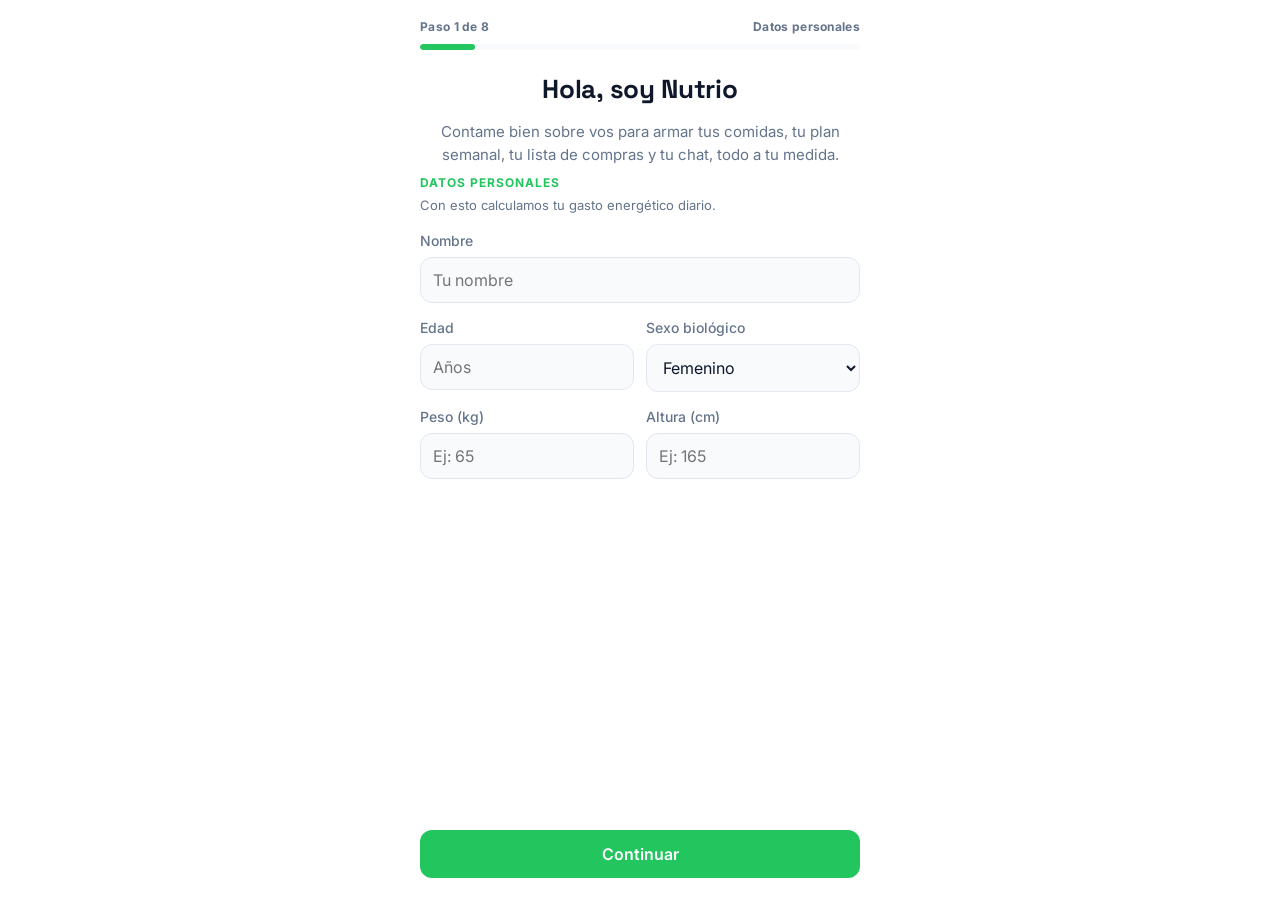
<file: index.html>
<!DOCTYPE html>
<html lang="es">
<head>
<meta charset="UTF-8">
<meta name="viewport" content="width=device-width, initial-scale=1, viewport-fit=cover, maximum-scale=1, interactive-widget=resizes-content">
<title>Nutrio — Tu nutricionista personal</title>
<meta name="description" content="Tu nutricionista personal: recetas, chat con IA y carrito de compras.">

<!-- Open Graph (WhatsApp, Facebook, LinkedIn, Telegram, iMessage, etc.) -->
<meta property="og:type" content="website">
<meta property="og:url" content="https://alkaranta-ai.github.io/Nutrio/">
<meta property="og:title" content="Nutrio — Tu nutricionista personal">
<meta property="og:description" content="Comidas a tu medida, chat con IA y tu lista de compras, todo en un lugar. Descargá la app.">
<meta property="og:image" content="https://alkaranta-ai.github.io/Nutrio/og-image.png">
<meta property="og:image:width" content="1200">
<meta property="og:image:height" content="630">
<meta property="og:locale" content="es_AR">
<meta property="og:site_name" content="Nutrio">

<!-- Twitter / X -->
<meta name="twitter:card" content="summary_large_image">
<meta name="twitter:title" content="Nutrio — Tu nutricionista personal">
<meta name="twitter:description" content="Comidas a tu medida, chat con IA y tu lista de compras, todo en un lugar.">
<meta name="twitter:image" content="https://alkaranta-ai.github.io/Nutrio/og-image.png">

<meta name="theme-color" content="#f8fafc">
<meta name="mobile-web-app-capable" content="yes">
<meta name="apple-mobile-web-app-capable" content="yes">
<meta name="apple-mobile-web-app-status-bar-style" content="default">
<link rel="manifest" href="manifest.json">

<link rel="preconnect" href="https://fonts.googleapis.com">
<link rel="preconnect" href="https://fonts.gstatic.com" crossorigin>
<link href="https://fonts.googleapis.com/css2?family=Inter:wght@400;500;600;700;800&family=Space+Grotesk:wght@500;600;700&display=swap" rel="stylesheet">

<style>
  :root {
    --bg: #f8fafc;
    --surface: #ffffff;
    --border: #e2e8f0;
    --text: #0f172a;
    --text-muted: #64748b;
    --primary: #22c55e;
    --primary-dim: #f0fdf4;
    --primary-ink: #14532d;
    --font-sans: 'Inter', sans-serif;
    --font-display: 'Space Grotesk', sans-serif;

    --accent-desayuno: #f59e0b;
    --accent-desayuno-dim: #fffbeb;
    --accent-almuerzo: #22c55e;
    --accent-almuerzo-dim: #f0fdf4;
    --accent-merienda: #ec4899;
    --accent-merienda-dim: #fdf2f8;
    --accent-cena: #6366f1;
    --accent-cena-dim: #eef2ff;
    --accent-antojo: #f97316;
    --accent-antojo-dim: #fff7ed;
  }

  * { box-sizing: border-box; margin: 0; padding: 0; }

  body {
    background-color: var(--bg);
    color: var(--text);
    font-family: var(--font-sans);
    font-size: 16px;
    line-height: 1.5;
    overflow-x: hidden;
    -webkit-tap-highlight-color: transparent;
  }

  h1, h2, .display-num { font-family: var(--font-display); }

  /* Onboarding */
  #onboarding {
    position: fixed; top: 0; left: 0; width: 100%; height: 100%;
    background: var(--surface); z-index: 2000;
    display: flex; flex-direction: column;
  }
  .onb-progress-wrap { padding: 18px 24px 0; flex-shrink: 0; }
  .onb-progress-top { display: flex; justify-content: space-between; align-items: center; margin-bottom: 8px; max-width: 440px; margin-left: auto; margin-right: auto; }
  .onb-progress-label { font-size: 12px; font-weight: 700; color: var(--text-muted); letter-spacing: 0.3px; }
  .onb-progress-track { height: 6px; background: var(--bg); border-radius: 20px; overflow: hidden; max-width: 440px; margin: 0 auto; }
  .onb-progress-fill { height: 100%; background: var(--primary); border-radius: 20px; transition: width 0.3s ease; width: 12.5%; }

  .onb-scroll { flex: 1; overflow-y: auto; padding: 20px 24px 130px; }
  .onb-content { max-width: 440px; margin: 0 auto; }
  .onb-hero { text-align: center; margin-bottom: 8px; }

  .onb-step { display: none; }
  .onb-step.active { display: block; animation: onbStepIn 0.22s ease; }
  @keyframes onbStepIn { from { opacity: 0; transform: translateY(6px); } to { opacity: 1; transform: translateY(0); } }

  .onb-section { margin-top: 0; padding-top: 0; border-top: none; }
  .onb-section-title { font-size: 12px; font-weight: 700; text-transform: uppercase; letter-spacing: 1px; color: var(--primary); margin-bottom: 4px; }
  .onb-section-desc { font-size: 13px; color: var(--text-muted); margin-bottom: 4px; }

  .onb-nav-wrap {
    position: fixed; bottom: 0; left: 0; width: 100%;
    background: linear-gradient(to top, var(--surface) 65%, rgba(255,255,255,0));
    padding: 24px 24px 22px; z-index: 2001;
  }
  .onb-nav { max-width: 440px; margin: 0 auto; display: flex; gap: 10px; }
  .onb-nav .btn { width: auto; flex: 1; }
  .onb-back-btn { flex: 0 0 84px !important; }

  .card {
    background: var(--surface);
    border: 1px solid var(--border);
    border-radius: 20px;
    padding: 20px;
    margin-top: 16px;
    box-shadow: 0 1px 3px rgba(0,0,0,0.05);
  }

  .meal-title {
    font-size: 14px;
    font-weight: 700;
    text-transform: uppercase;
    color: var(--text-muted);
    letter-spacing: 0.5px;
  }

  h1 { font-size: 26px; font-weight: 700; letter-spacing: -0.3px; margin-bottom: 12px; }
  h2 { font-size: 20px; font-weight: 700; margin-bottom: 4px; }
  h3 { font-size: 18px; font-weight: 600; }
  p { color: var(--text-muted); font-size: 15px; }

  label { display: block; font-size: 14px; font-weight: 500; color: var(--text-muted); margin-bottom: 6px; margin-top: 14px; }
  input[type="text"], input[type="number"], select {
    width: 100%; padding: 12px; background: var(--bg); border: 1px solid var(--border);
    border-radius: 12px; color: var(--text); font-family: var(--font-sans); font-size: 16px;
  }
  input:focus, select:focus { outline: none; border-color: var(--primary); }
  .row { display: flex; gap: 12px; }
  .row > div { flex: 1; }
  .hint-text { font-size: 13px; color: var(--text-muted); margin-top: 4px; }

  .chip-group { display: flex; flex-wrap: wrap; gap: 10px; margin-top: 14px; }
  .chip {
    padding: 10px 16px; background: var(--bg); border: 1px solid var(--border);
    border-radius: 20px; font-size: 14px; cursor: pointer; color: var(--text);
    transition: transform 0.1s ease;
  }
  .chip.active { background: var(--primary-dim); border-color: var(--primary); color: var(--primary); font-weight: 600; }

  .eyebrow { font-size: 12px; font-weight: 600; text-transform: uppercase; letter-spacing: 1px; color: var(--primary); margin-bottom: 6px; }
  .field-error { display: none; color: #ef4444; font-size: 13px; font-weight: 500; margin-top: 16px; text-align: center; }
  .field-error.show { display: block; }

  .btn {
    font-family: var(--font-sans); font-weight: 600; font-size: 16px; padding: 14px 24px;
    border-radius: 12px; border: none; cursor: pointer; text-align: center; width: 100%;
  }
  .btn-primary { background: var(--primary); color: #ffffff; }
  .btn-glass { background: var(--bg); border: 1px solid var(--border); color: var(--text); }

  .tap-feedback { transition: transform 0.12s ease, box-shadow 0.12s ease, filter 0.12s ease; will-change: transform; }
  .tap-feedback.pressed { transform: scale(0.965); filter: brightness(0.97); box-shadow: 0 1px 2px rgba(0,0,0,0.04) !important; }

  /* App Principal */
  #app { display: none; padding: 24px 24px 140px; max-width: 500px; margin: 0 auto; }
  .view { display: none; }
  .view.active { display: block; }

  /*
   * CHAT HEADER: position:fixed. En Android esto alcanza para que quede
   * anclado al abrir el teclado. En iOS Safari, position:fixed NO es
   * suficiente: al enfocar el input, la página suele hacer scroll para
   * acercarlo al teclado, y ese scroll arrastra visualmente al header
   * (bug conocido de WebKit). La compensación real ocurre en el script
   * final del archivo, vía visualViewport + reset de scroll.
   * NutrioAvatar lo inserta dinámicamente como primer hijo, así que
   * el header queda: [avatar SVG] [nombre + estado] [controles]
   */
  .chat-header {
    position: fixed;
    top: 0; left: 0; right: 0;
    z-index: 200;
    display: flex; align-items: center; gap: 12px;
    padding: 10px 16px;
    padding-top: max(10px, env(safe-area-inset-top));
    border-bottom: 1px solid var(--border);
    background: var(--surface);
    max-width: 500px;
    margin: 0 auto;
    box-shadow: 0 1px 6px rgba(0,0,0,0.06);
  }

  /* Compensa la altura del header fijo (aprox 60px + safe-area) */
  #view-chat { padding-top: 68px; }

  /* chat-input-bar: también fixed, encima del dock.
     goto() en app.js pone display:block cuando estamos en el chat.
     Usamos display:flex para que el inner quede bien alineado — pero
     app.js setea 'block', así que forzamos flex via CSS con !important
     solo cuando está visible, usando el atributo style inline que pone
     goto(). En la práctica, display:block en un flex container hace que
     los hijos queden en columna, lo cual es lo que queremos acá. */
  .chat-input-bar {
    position: fixed;
    left: 0; right: 0;
    bottom: calc(80px + env(safe-area-inset-bottom, 0px));
    max-width: 460px;
    margin: 0 auto;
    padding: 0 16px 8px;
    z-index: 1001;
    /* Sin transition de bottom: en iOS causa un lag visual al abrir el teclado */
  }

  .chat-header-name { font-size: 16px; font-weight: 700; color: var(--text); font-family: var(--font-display); }
  .chat-header-status { font-size: 12px; color: var(--primary); font-weight: 500; display: flex; align-items: center; gap: 5px; }
  .chat-header-status .dot { width: 7px; height: 7px; border-radius: 50%; background: var(--primary); display: inline-block; }

  /* ---- Inicio ---- */
  .home-header { display: flex; align-items: center; justify-content: space-between; margin-bottom: 4px; }
  .home-header .eyebrow { margin-bottom: 2px; }
  .kcal-pill-row { display: flex; align-items: center; gap: 10px; margin-top: 14px; }
  .kcal-badge {
    display: flex; flex-direction: column; align-items: center; justify-content: center;
    background: linear-gradient(135deg, var(--primary) 0%, #16a34a 100%);
    color: #fff; border-radius: 18px; padding: 14px 20px; min-width: 96px;
    box-shadow: 0 6px 16px rgba(34,197,94,0.25);
  }
  .kcal-badge .num { font-family: var(--font-display); font-size: 22px; font-weight: 700; line-height: 1; }
  .kcal-badge .unit { font-size: 10px; text-transform: uppercase; letter-spacing: 0.5px; opacity: 0.85; margin-top: 3px; }
  .kcal-caption { font-size: 13px; color: var(--text-muted); flex: 1; }

  /* ---- Semana ---- */
  .day-tabs {
    display: flex; gap: 8px; overflow-x: auto; padding: 4px 2px 12px;
    scrollbar-width: none;
  }
  .day-tabs::-webkit-scrollbar { display: none; }
  .day-tab {
    flex-shrink: 0; padding: 10px 4px; width: 52px; border-radius: 16px;
    background: var(--surface); border: 1px solid var(--border); text-align: center;
    cursor: pointer; display: flex; flex-direction: column; align-items: center; gap: 2px;
  }
  .day-tab .d-label { font-size: 10.5px; font-weight: 700; text-transform: uppercase; color: var(--text-muted); letter-spacing: 0.3px; }
  .day-tab .d-dot { width: 6px; height: 6px; border-radius: 50%; background: transparent; margin-top: 2px; }
  .day-tab.active { background: var(--text); border-color: var(--text); }
  .day-tab.active .d-label { color: #fff; }
  .day-tab.active .d-dot { background: var(--primary); }
  .day-tab.is-today:not(.active) { border-color: var(--primary); }
  .day-tab.is-today:not(.active) .d-label { color: var(--primary); }

  .week-day-heading { font-size: 13px; color: var(--text-muted); margin: 4px 0 2px; }
  .week-day-heading b { color: var(--text); font-family: var(--font-display); font-size: 17px; }

  /* ---- Chat mensajes ---- */
  .chat-scroll {
    /* Altura = pantalla - header fijo (68px) - dock (80px) - barra input (70px) aprox */
    height: calc(100dvh - 68px - 80px - 70px);
    min-height: 300px;
    overflow-y: auto;
    -webkit-overflow-scrolling: touch;
    padding: 14px 10px; border-radius: 18px;
    background-color: #eef2e9;
    background-image:
      radial-gradient(rgba(34,197,94,0.07) 1.4px, transparent 1.4px),
      radial-gradient(rgba(34,197,94,0.05) 1.4px, transparent 1.4px);
    background-size: 26px 26px;
    background-position: 0 0, 13px 13px;
    margin-bottom: 12px;
    display: flex; flex-direction: column; gap: 3px;
    border: 1px solid var(--border);
  }
  @keyframes msgIn { from { opacity: 0; transform: translateY(10px) scale(0.98); } to { opacity: 1; transform: translateY(0) scale(1); } }
  .msg-row { display: flex; animation: msgIn 0.28s cubic-bezier(.34,1.3,.4,1); }
  .msg-row.bot { justify-content: flex-start; }
  .msg-row.user { justify-content: flex-end; }
  .msg-wrap { max-width: 80%; display: flex; flex-direction: column; margin: 5px 0; }
  .msg-row.user .msg-wrap { align-items: flex-end; }
  .msg-bubble {
    padding: 9px 13px 8px; border-radius: 16px; font-size: 14.5px; line-height: 1.42;
    box-shadow: 0 1px 1px rgba(0,0,0,0.06); word-break: break-word;
  }
  .msg-bubble.bot { background: var(--surface); color: var(--text); border-bottom-left-radius: 4px; }
  .msg-bubble.user { background: var(--primary-dim); color: var(--primary-ink); border-bottom-right-radius: 4px; }
  .msg-bubble.msg-bubble-photo { padding: 6px; background: var(--surface); }
  .msg-time { font-size: 10.5px; color: var(--text-muted); margin-top: 3px; padding: 0 4px; opacity: 0.8; }
  .chat-feedback { margin-top: 3px; padding-left: 4px; }
  .chat-feedback button {
    background: none; border: none; cursor: pointer; font-size: 15px;
    padding: 2px 4px; opacity: 0.45; transition: opacity 0.15s ease, transform 0.15s ease;
  }
  .chat-feedback button:hover { transform: scale(1.15); }
  .chat-feedback button.active { opacity: 1; }

  .chat-photo { display: block; max-width: 220px; max-height: 220px; width: 100%; height: auto; border-radius: 12px; object-fit: cover; }

  .ingredient-picker-chips {
    display: flex; flex-wrap: wrap; gap: 6px; margin-top: 10px;
    max-height: 170px; overflow-y: auto; padding: 2px;
  }
  .chip-sm {
    padding: 6px 12px; background: var(--bg); border: 1px solid var(--border);
    border-radius: 16px; font-size: 12.5px; cursor: pointer; color: var(--text);
    white-space: nowrap;
  }
  .chip-sm.active { background: var(--primary-dim); border-color: var(--primary); color: var(--primary-ink); font-weight: 600; }
  #extraIngredientsInput {
    width: 100%; margin-top: 8px; padding: 9px 11px; border-radius: 10px;
    border: 1px solid var(--border); font-size: 13px; font-family: var(--font-sans);
    background: var(--bg); color: var(--text);
  }
  .ingredient-search-btn { margin-top: 10px; padding: 10px; font-size: 13.5px; }

  .chat-recipe-results { display: flex; flex-direction: column; gap: 8px; margin-top: 10px; }
  .chat-recipe-mini {
    background: var(--bg); border: 1px solid var(--border); border-radius: 12px;
    padding: 10px 12px; cursor: pointer;
  }
  .mini-top { display: flex; justify-content: space-between; align-items: center; gap: 8px; }
  .mini-name { font-weight: 700; font-size: 13.5px; color: var(--text); }
  .mini-kcal { font-size: 11px; color: var(--text-muted); font-weight: 700; white-space: nowrap; }
  .mini-ing { font-size: 12px; color: var(--text-muted); margin-top: 3px; }

  /* ---- Barra de input del chat ---- */

  .chat-input-inner { display: flex; align-items: center; gap: 8px; background: var(--surface); border: 1px solid var(--border); padding: 6px; border-radius: 20px; box-shadow: 0 4px 14px rgba(0,0,0,0.08); }
  .chat-input-inner textarea, .chat-input-inner input {
    flex: 1; border: none; padding: 12px 14px; font-size: 16px; outline: none;
    background: transparent; font-family: var(--font-sans); resize: none;
    min-height: 44px; max-height: 120px; line-height: 1.4;
  }
  .attach-btn {
    background: var(--bg); border: 1px solid var(--border); color: var(--text-muted);
    width: 44px; height: 44px; border-radius: 16px; cursor: pointer;
    display: flex; align-items: center; justify-content: center; flex-shrink: 0; font-size: 18px;
    align-self: center; line-height: 1; padding: 0;
  }
  .send-btn {
    background: var(--primary); border: none; color: white; width: 44px; height: 44px;
    border-radius: 16px; cursor: pointer; display: flex; align-items: center; justify-content: center;
    flex-shrink: 0; font-size: 17px;
    align-self: center;
    transition: transform 0.15s cubic-bezier(.34,1.5,.4,1), filter 0.15s ease;
  }
  .send-btn:active { transform: scale(0.85) rotate(-8deg); filter: brightness(0.92); }

  /* ---- Meal cards ---- */
  .day-timeline { position: relative; margin-top: 22px; padding-left: 6px; }
  .meal-card-grid { display: flex; flex-direction: column; gap: 14px; position: relative; }
  .meal-card {
    background: var(--surface); border: 1px solid var(--border); border-radius: 18px;
    padding: 14px 16px; display: flex; gap: 13px; align-items: flex-start; cursor: pointer;
    border-left: 4px solid var(--accent, var(--primary));
    box-shadow: 0 1px 3px rgba(0,0,0,0.04);
    position: relative;
  }
  .meal-icon {
    width: 42px; height: 42px; border-radius: 13px; flex-shrink: 0;
    background: var(--accent-dim, var(--primary-dim)); color: var(--accent, var(--primary));
    display: flex; align-items: center; justify-content: center; font-size: 20px;
  }
  .meal-card-body { flex: 1; min-width: 0; }
  .meal-card-top { display: flex; justify-content: space-between; align-items: center; gap: 8px; }
  .meal-card-label { font-size: 11px; font-weight: 700; text-transform: uppercase; letter-spacing: 0.5px; color: var(--accent, var(--primary)); }
  .meal-card-kcal {
    font-size: 12px; font-weight: 700; color: var(--text-muted); background: var(--bg);
    padding: 3px 10px; border-radius: 20px; white-space: nowrap; flex-shrink: 0;
  }
  .meal-card-name { font-size: 15.5px; font-weight: 700; color: var(--text); margin-top: 3px; }
  .meal-card-ingredients {
    font-size: 12.5px; color: var(--text-muted); margin-top: 3px;
    overflow: hidden; text-overflow: ellipsis; white-space: nowrap;
  }
  .meal-card-hint { font-size: 11.5px; color: var(--accent, var(--primary)); font-weight: 600; margin-top: 6px; display: flex; align-items: center; gap: 4px; }
  .meal-card-chevron { font-size: 18px; color: var(--border); flex-shrink: 0; align-self: center; }

  /* ---- Lista compras ---- */
  .cart-item { display: flex; align-items: center; gap: 10px; margin-bottom: 10px; font-size: 15px; border-bottom: 1px solid #f1f5f9; padding-bottom: 8px; }

  /* ---- Dock inferior ---- */
  .dock-wrap { position: fixed; bottom: 0; left: 0; width: 100%; padding: 0 16px 16px; z-index: 1000; pointer-events: none; }
  .dock {
    display: flex; background: rgba(255, 255, 255, 0.9); backdrop-filter: blur(20px); -webkit-backdrop-filter: blur(20px);
    border: 1px solid var(--border); border-radius: 24px; padding: 6px; max-width: 460px; margin: 0 auto;
    width: 100%; justify-content: space-around; pointer-events: auto; box-shadow: 0 4px 20px rgba(0,0,0,0.05);
  }
  .dock-item {
    background: none; border: none; color: var(--text-muted); display: flex; flex-direction: column;
    align-items: center; justify-content: center; padding: 8px; cursor: pointer; flex: 1; font-size: 11px; font-weight: 500;
  }
  .dock-item.active { color: var(--primary); }
  .dock-item svg { width: 22px; height: 22px; margin-bottom: 2px; fill: none; stroke: currentColor; stroke-width: 2; stroke-linecap: round; stroke-linejoin: round; }

  /* ---- Modal receta ---- */
  .modal-overlay {
    position: fixed; inset: 0; background: rgba(15,23,42,0.5); z-index: 3000;
    display: flex; align-items: flex-end; justify-content: center;
    opacity: 0; pointer-events: none; transition: opacity 0.2s ease;
  }
  .modal-overlay.active { opacity: 1; pointer-events: auto; }
  .modal-sheet {
    background: var(--surface); width: 100%; max-width: 500px; border-radius: 22px 22px 0 0;
    padding: 22px 22px 28px; max-height: 85vh; overflow-y: auto;
    transform: translateY(24px); transition: transform 0.2s ease;
  }
  .modal-overlay.active .modal-sheet { transform: translateY(0); }
  .modal-sheet-handle { width: 40px; height: 4px; border-radius: 2px; background: var(--border); margin: 0 auto 14px; }
  .recipe-modal-header { display: flex; justify-content: space-between; align-items: flex-start; margin-bottom: 4px; gap: 10px; }
  .recipe-badge { font-size: 12px; font-weight: 700; padding: 6px 10px; border-radius: 20px; display: inline-flex; align-items: center; gap: 5px; }
  .modal-close {
    background: var(--bg); border: none; font-size: 16px; line-height: 1; cursor: pointer;
    color: var(--text-muted); width: 34px; height: 34px; border-radius: 50%;
    display: flex; align-items: center; justify-content: center; flex-shrink: 0;
  }
  .modal-recipe-name { font-family: var(--font-display); font-size: 21px; font-weight: 700; margin-top: 10px; color: var(--text); }
  .modal-kcal-pill {
    display: inline-block; background: var(--bg); color: var(--text);
    font-weight: 700; font-size: 13px; padding: 5px 12px; border-radius: 20px; margin-top: 8px;
  }
  .modal-section-title {
    font-size: 12px; font-weight: 700; text-transform: uppercase; letter-spacing: 0.5px;
    color: var(--text-muted); margin-top: 20px; margin-bottom: 8px;
  }
  .ingredient-chip-list { display: flex; flex-wrap: wrap; gap: 8px; }
  .ingredient-chip {
    background: var(--bg); border: 1px solid var(--border); border-radius: 12px;
    padding: 7px 12px; font-size: 13px; color: var(--text);
  }
  .instructions-list { padding-left: 20px; }
  .instructions-list li { margin-bottom: 12px; font-size: 14px; color: var(--text); line-height: 1.5; }
  .instructions-empty {
    font-size: 13.5px; color: var(--text-muted); background: var(--bg);
    border: 1px dashed var(--border); border-radius: 12px; padding: 12px 14px; line-height: 1.5;
  }

  /* ---- Gym Section ---- */
  .gym-tabs {
    display: flex; gap: 6px; margin-bottom: 16px; overflow-x: auto;
    scrollbar-width: none; -webkit-overflow-scrolling: touch;
  }
  .gym-tabs::-webkit-scrollbar { display: none; }
  .gym-tab {
    flex-shrink: 0; padding: 9px 16px; border-radius: 20px; border: 1px solid var(--border);
    background: var(--surface); color: var(--text-muted); font-size: 13px; font-weight: 600;
    cursor: pointer; transition: all .15s ease;
  }
  .gym-tab.active { background: var(--primary); color: #fff; border-color: var(--primary); }

  .gym-stats-row {
    display: grid; grid-template-columns: repeat(3, 1fr); gap: 10px; margin-bottom: 14px;
  }
  .gym-stat-card {
    text-align: center; background: var(--bg); border: 1px solid var(--border);
    border-radius: 16px; padding: 14px 8px;
  }
  .gym-stat-num { font-family: var(--font-display); font-size: 20px; font-weight: 700; color: var(--text); }
  .gym-stat-label { font-size: 11px; color: var(--text-muted); margin-top: 2px; }

  .gym-section-title {
    font-size: 12px; font-weight: 700; text-transform: uppercase; letter-spacing: 0.5px;
    color: var(--text-muted); margin-top: 18px; margin-bottom: 8px;
  }

  .gym-active-session {
    border-left: 4px solid var(--primary);
    position: relative;
  }
  .gym-live-dot {
    display: inline-block; width: 8px; height: 8px; border-radius: 50%;
    background: var(--primary); margin-right: 6px; vertical-align: middle;
    animation: gymPulse 1.5s infinite;
  }
  @keyframes gymPulse {
    0%, 100% { opacity: 1; transform: scale(1); }
    50% { opacity: 0.5; transform: scale(1.3); }
  }
  .gym-session-info {
    font-size: 13px; color: var(--text-muted); margin-top: 4px; margin-left: 14px;
  }
  .gym-finish-btn {
    border-radius: 14px !important; font-size: 13px !important;
  }

  .gym-workout-card { cursor: pointer; }
  .gym-workout-meta { font-size: 12.5px; color: var(--text-muted); margin-top: 4px; }

  .gym-routine-card { cursor: pointer; margin-top: 10px; }
  .gym-routine-meta { font-size: 12.5px; color: var(--text-muted); margin-top: 4px; }

  .gym-muscle-tabs {
    display: flex; gap: 6px; overflow-x: auto; padding-bottom: 8px; margin-bottom: 8px;
    scrollbar-width: none;
  }
  .gym-muscle-tabs::-webkit-scrollbar { display: none; }
  .gym-muscle-tab {
    flex-shrink: 0; padding: 8px 14px; border-radius: 14px; border: 1px solid var(--border);
    background: var(--surface); color: var(--text-muted); font-size: 12.5px; font-weight: 600;
    cursor: pointer; transition: all .15s ease;
  }
  .gym-muscle-tab.active { background: var(--primary-dim); border-color: var(--primary); color: var(--primary-ink); font-weight: 600; }

  .gym-exercise-list { display: flex; flex-direction: column; gap: 8px; }
  .gym-exercise-item { cursor: pointer; padding: 14px 16px !important; }
  .gym-exercise-icon {
    width: 40px; height: 40px; border-radius: 12px; background: var(--primary-dim);
    display: flex; align-items: center; justify-content: center; font-size: 20px; flex-shrink: 0;
  }
  .gym-exercise-meta { font-size: 12px; color: var(--text-muted); margin-top: 2px; }

  .gym-finish-exercise {
    display: flex; align-items: center; justify-content: space-between;
    padding: 10px 0; border-bottom: 1px solid var(--border); font-size: 14px;
  }
  .gym-finish-exercise:last-child { border-bottom: none; }
  .gym-finish-sets { display: flex; gap: 6px; }
  .gym-set-badge {
    width: 30px; height: 30px; border-radius: 8px; border: 1px solid var(--border);
    background: var(--bg); display: flex; align-items: center; justify-content: center;
    font-size: 12px; font-weight: 700; color: var(--text-muted); cursor: pointer;
    transition: all .15s ease;
  }
  .gym-set-badge.done { background: var(--primary); color: #fff; border-color: var(--primary); }

  .gym-finish-stats {
    display: grid; grid-template-columns: repeat(2, 1fr); gap: 10px;
  }

  /* ---- Menú de 3 puntitos ---- */
  .more-menu-wrap {
    position: fixed; top: calc(16px + var(--safe-top, 0px)); right: 16px;
    z-index: 300; display: flex; flex-direction: column; align-items: flex-end;
  }
  .more-menu-btn {
    width: 40px; height: 40px; border-radius: 50%; border: none;
    background: var(--surface); color: var(--text-muted);
    box-shadow: 0 2px 10px rgba(0,0,0,0.10), 0 1px 3px rgba(0,0,0,0.06);
    display: flex; align-items: center; justify-content: center; cursor: pointer;
    transition: background .15s, transform .15s;
  }
  .more-menu-btn svg { width: 20px; height: 20px; }
  .more-menu-btn:active { transform: scale(0.92); }
  .more-menu-dropdown {
    display: none; flex-direction: column; gap: 4px;
    background: var(--surface); border: 1px solid var(--border);
    border-radius: 16px; box-shadow: 0 8px 30px rgba(0,0,0,0.14);
    padding: 6px; margin-top: 8px; min-width: 170px;
    animation: moreMenuIn 0.18s ease;
  }
  .more-menu-dropdown.active { display: flex; }
  @keyframes moreMenuIn { from { opacity:0; transform: translateY(-6px); } to { opacity:1; transform: translateY(0); } }
  .more-menu-dropdown button {
    display: flex; align-items: center; gap: 10px;
    padding: 11px 14px; border: none; background: none; border-radius: 12px;
    font-size: 14px; font-weight: 600; color: var(--text); cursor: pointer;
    transition: background .12s; width: 100%; text-align: left;
    font-family: var(--font-sans, 'Inter', sans-serif);
  }
  .more-menu-dropdown button svg { width: 18px; height: 18px; color: var(--text-muted); flex-shrink:0; }
  .more-menu-dropdown button:active { background: var(--bg); }

  .gym-instructions-toggle {
    background: var(--primary-dim); border: 1px solid var(--border); border-radius: 10px;
    padding: 6px 12px; font-size: 12px; font-weight: 600; color: var(--primary-ink);
    cursor: pointer; margin-top: 6px; display: inline-block;
  }
  .gym-instructions-box {
    background: var(--bg); border: 1px solid var(--border); border-radius: 12px;
    padding: 12px 14px; margin-top: 8px; font-size: 13px; line-height: 1.55;
    color: var(--text-muted);
  }
  .gym-instructions-box b { color: var(--text); }
  .gym-exercise-item { cursor: default; }
  .gym-exercise-actions { display: flex; align-items: center; gap: 8px; margin-top: 8px; }

  /* ---- Loop de fotos del ejercicio (reemplaza al muñequito animado) ----
     Dos fotos (posición inicial / posición final) que se van cruzando en
     loop con CSS puro (crossfade), sin dependencias externas.
     Si una foto no carga (404, sin conexión, etc.) el <img> se oculta
     solo (onerror inline) y queda visible el ícono grande de fondo,
     así nunca se ve un "ícono roto". */
  .gym-photo-loop {
    position: relative;
    width: 100%;
    max-width: 260px;
    aspect-ratio: 4 / 3;
    margin: 10px auto 0;
    border-radius: 14px;
    overflow: hidden;
    background: var(--bg);
    border: 1px solid var(--border);
    display: flex; align-items: center; justify-content: center;
  }
  .gym-photo-fallback-icon {
    position: absolute; inset: 0;
    display: flex; align-items: center; justify-content: center;
    font-size: 54px;
  }
  .gym-photo-loop img {
    position: absolute; inset: 0;
    width: 100%; height: 100%;
    object-fit: cover;
    opacity: 0;
    animation: gymPhotoCrossfade 3.2s ease-in-out infinite;
  }
  .gym-photo-loop img:nth-of-type(1) { animation-delay: 0s; }
  .gym-photo-loop img:nth-of-type(2) { animation-delay: 1.6s; }
  @keyframes gymPhotoCrossfade {
    0%   { opacity: 0; }
    8%   { opacity: 1; }
    42%  { opacity: 1; }
    50%  { opacity: 0; }
    100% { opacity: 0; }
  }
  /* Ejercicio sin fotos cargadas todavía: solo el ícono, sin animar */
  .gym-photo-loop.gym-photo-fallback { aspect-ratio: auto; height: 90px; }
</style>
</head>
<body ontouchstart="">

<div id="onboarding">

  <div class="onb-progress-wrap">
    <div class="onb-progress-top">
      <span class="onb-progress-label" id="onbProgressLabel">Paso 1 de 8</span>
      <span class="onb-progress-label" id="onbProgressTitle">Datos personales</span>
    </div>
    <div class="onb-progress-track"><div class="onb-progress-fill" id="onbProgressFill"></div></div>
  </div>

  <div class="onb-scroll">
    <div class="onb-content">

      <!-- Paso 1: Datos personales -->
      <div class="onb-step active" data-step="1">
        <div class="onb-hero">
          <h1>Hola, soy Nutrio</h1>
          <p>Contame bien sobre vos para armar tus comidas, tu plan semanal, tu lista de compras y tu chat, todo a tu medida.</p>
        </div>
        <div class="onb-section">
          <div class="onb-section-title">Datos personales</div>
          <p class="onb-section-desc">Con esto calculamos tu gasto energético diario.</p>

          <label for="fName">Nombre</label>
          <input type="text" id="fName" placeholder="Tu nombre">

          <div class="row">
            <div>
              <label for="fAge">Edad</label>
              <input type="number" id="fAge" placeholder="Años">
            </div>
            <div>
              <label for="fSex">Sexo biológico</label>
              <select id="fSex">
                <option value="femenino">Femenino</option>
                <option value="masculino">Masculino</option>
              </select>
            </div>
          </div>
          <div class="row">
            <div>
              <label for="fWeight">Peso (kg)</label>
              <input type="number" id="fWeight" placeholder="Ej: 65">
            </div>
            <div>
              <label for="fHeight">Altura (cm)</label>
              <input type="number" id="fHeight" placeholder="Ej: 165">
            </div>
          </div>
        </div>
      </div>

      <!-- Paso 2: País y actividad -->
      <div class="onb-step" data-step="2">
        <div class="onb-section">
          <div class="onb-section-title">País y actividad</div>
          <p class="onb-section-desc">Así te sugerimos ingredientes y recetas de tu región.</p>

          <label for="fCountry">País</label>
          <select id="fCountry">
            <option value="mexico">México</option>
            <option value="guatemala">Guatemala</option>
            <option value="honduras">Honduras</option>
            <option value="el_salvador">El Salvador</option>
            <option value="nicaragua">Nicaragua</option>
            <option value="costa_rica">Costa Rica</option>
            <option value="panama">Panamá</option>
            <option value="colombia">Colombia</option>
            <option value="venezuela">Venezuela</option>
            <option value="ecuador">Ecuador</option>
            <option value="peru">Perú</option>
            <option value="bolivia">Bolivia</option>
            <option value="chile">Chile</option>
            <option value="argentina" selected>Argentina</option>
            <option value="uruguay">Uruguay</option>
            <option value="paraguay">Paraguay</option>
            <option value="republica_dominicana">República Dominicana</option>
            <option value="cuba">Cuba</option>
            <option value="otro">Otro</option>
          </select>

          <label>Nivel de actividad física</label>
          <div class="chip-group" id="activityChips">
            <div class="chip" data-val="sedentario">Sedentario (poco o nada de ejercicio)</div>
            <div class="chip" data-val="ligero">Ligero (1-3 días/semana)</div>
            <div class="chip" data-val="moderado">Moderado (3-5 días/semana)</div>
            <div class="chip" data-val="activo">Activo (6-7 días/semana)</div>
            <div class="chip" data-val="muy_activo">Muy activo (trabajo físico o 2x/día)</div>
          </div>
        </div>
      </div>

      <!-- Paso 3: Objetivo -->
      <div class="onb-step" data-step="3">
        <div class="onb-section">
          <div class="onb-section-title">Tu objetivo</div>
          <p class="onb-section-desc">¿Qué es lo que más te importa lograr ahora?</p>
          <div class="chip-group" id="goalChips">
            <div class="chip" data-val="bajar_peso">Bajar de peso</div>
            <div class="chip" data-val="mantener">Mantener mi peso</div>
            <div class="chip" data-val="subir_peso">Subir de peso</div>
            <div class="chip" data-val="ganar_musculo">Ganar músculo</div>
            <div class="chip" data-val="comer_saludable">Comer más saludable</div>
          </div>
        </div>
      </div>

      <!-- Paso 4: Salud -->
      <div class="onb-step" data-step="4">
        <div class="onb-section">
          <div class="onb-section-title">Salud</div>
          <p class="onb-section-desc">Elegí las que apliquen, o "Ninguna" si no tenés nada de esto.</p>
          <div class="chip-group" id="healthChips">
            <div class="chip" data-val="colesterol_alto">Colesterol alto</div>
            <div class="chip" data-val="hipertension">Hipertensión</div>
            <div class="chip" data-val="diabetes">Diabetes</div>
            <div class="chip" data-val="ninguna">Ninguna</div>
          </div>

          <label for="fAllergies">Alergias alimentarias</label>
          <input type="text" id="fAllergies" placeholder="Ej: maní, mariscos, huevo">
          <p class="hint-text">Separalas con coma. Dejalo vacío si no tenés ninguna.</p>
        </div>
      </div>

      <!-- Paso 5: Preferencias alimentarias -->
      <div class="onb-step" data-step="5">
        <div class="onb-section">
          <div class="onb-section-title">Preferencias alimentarias</div>
          <p class="onb-section-desc">Elegí todas las que apliquen, o ninguna.</p>
          <div class="chip-group" id="restrictionChips">
            <div class="chip" data-val="vegetariano">Vegetariano</div>
            <div class="chip" data-val="vegano">Vegano</div>
            <div class="chip" data-val="sin_gluten">Sin gluten</div>
            <div class="chip" data-val="sin_lactosa">Sin lactosa</div>
            <div class="chip" data-val="sin_carbo">Bajo en carbohidratos</div>
            <div class="chip" data-val="keto">Keto</div>
            <div class="chip" data-val="mediterraneo">Mediterránea</div>
          </div>

          <label for="fDislikes">¿Ingredientes que no te gusten o quieras evitar?</label>
          <input type="text" id="fDislikes" placeholder="Ej: champiñones, cilantro, hígado">
          <p class="hint-text">Separalos con coma. Dejalo vacío si no hay ninguno.</p>
        </div>
      </div>

      <!-- Paso 6: Hábitos y rutina -->
      <div class="onb-step" data-step="6">
        <div class="onb-section">
          <div class="onb-section-title">Hábitos y rutina</div>
          <p class="onb-section-desc">Nos ayuda a armar un plan que realmente puedas sostener.</p>

          <label>¿Cuántas comidas preferís hacer al día?</label>
          <div class="chip-group" id="mealsPerDayChips">
            <div class="chip" data-val="3">3 comidas grandes</div>
            <div class="chip" data-val="4">4 comidas</div>
            <div class="chip" data-val="5_6">5-6 comidas pequeñas</div>
          </div>

          <label>¿Cuánto tiempo tenés normalmente para cocinar?</label>
          <div class="chip-group" id="cookTimeChips">
            <div class="chip" data-val="poco">Poco (recetas rápidas)</div>
            <div class="chip" data-val="moderado">Tiempo moderado</div>
            <div class="chip" data-val="mucho">Me gusta cocinar, tengo tiempo</div>
          </div>

          <label>¿Cuál es tu presupuesto para la comida?</label>
          <div class="chip-group" id="budgetChips">
            <div class="chip" data-val="economico">Económico</div>
            <div class="chip" data-val="medio">Medio</div>
            <div class="chip" data-val="sin_restriccion">Sin restricciones</div>
          </div>

          <div class="row">
            <div>
              <label for="fWaterGlasses">Vasos de agua al día (aprox.)</label>
              <input type="number" id="fWaterGlasses" placeholder="Ej: 6">
            </div>
            <div>
              <label for="fSleepHours">Horas de sueño (aprox.)</label>
              <input type="number" id="fSleepHours" placeholder="Ej: 7">
            </div>
          </div>
          <p class="hint-text">Ambos son opcionales, pero nos ayudan a darte mejores recomendaciones.</p>
        </div>
      </div>

      <!-- Paso 7: Gustos -->
      <div class="onb-step" data-step="7">
        <div class="onb-section">
          <div class="onb-section-title">Gustos</div>
          <label>¿Qué tipo de cocina te gusta más?</label>
          <div class="chip-group" id="cuisineChips">
            <div class="chip" data-val="italiana">Italiana</div>
            <div class="chip" data-val="mexicana">Mexicana</div>
            <div class="chip" data-val="asiatica">Asiática</div>
            <div class="chip" data-val="mediterranea">Mediterránea</div>
            <div class="chip" data-val="criolla">Argentina / Criolla</div>
            <div class="chip" data-val="sin_preferencia">Sin preferencia</div>
          </div>

          <label for="fFavoriteFoods">¿Hay comidas que te encanten y quieras que aparezcan seguido?</label>
          <input type="text" id="fFavoriteFoods" placeholder="Ej: pollo, pastas, ensaladas">
          <p class="hint-text">Opcional, separalas con coma.</p>
        </div>
      </div>

      <!-- Paso 8: Estilo de chat -->
      <div class="onb-step" data-step="8">
        <div class="onb-section">
          <div class="onb-section-title">Cómo querés que te hable Nutrio</div>
          <p class="onb-section-desc">Elegí el estilo del chat. Lo podés cambiar después reiniciando tu perfil.</p>

          <label for="fNickname">¿Cómo querés que te llame?</label>
          <input type="text" id="fNickname" placeholder="Ej: tu nombre, un apodo, 'campeón'...">
          <p class="hint-text">Opcional. Si lo dejás vacío, usamos el nombre del paso 1.</p>

          <div class="chip-group" id="chatStyleChips">
            <div class="chip" data-val="amigable">Amigable y cercano</div>
            <div class="chip" data-val="motivador">Motivador y con energía</div>
            <div class="chip" data-val="tecnico">Técnico y directo</div>
            <div class="chip" data-val="humor">Con humor y onda</div>
          </div>

          <label for="fChatCustom">¿Algo más sobre cómo te gustaría que te hable? (opcional)</label>
          <input type="text" id="fChatCustom" placeholder="Ej: sé breve, no uses emojis...">
        </div>
      </div>

      <div class="field-error" id="onbError">Completá los campos obligatorios de este paso para continuar.</div>

    </div>
  </div>

  <div class="onb-nav-wrap">
    <div class="onb-nav">
      <button class="btn btn-glass onb-back-btn" id="onbBackBtn" style="display:none;" onclick="Onboarding.back()">Atrás</button>
      <button class="btn btn-primary" id="onbNextBtn" onclick="Onboarding.next()">Continuar</button>
    </div>
  </div>

</div>

<div id="app">

  <div class="view" id="view-chat">
    <div class="chat-header">
      <div>
        <div class="chat-header-name">Nutrio</div>
        <div class="chat-header-status"><span class="dot"></span>en línea</div>
      </div>
    </div>
    <div class="chat-scroll" id="chatScroll">
      <div class="msg-row bot">
        <div class="msg-wrap">
          <div class="msg-bubble bot">¡Hola! Contame, ¿en qué puedo ayudarte con tu alimentación o tus comidas de hoy? También podés tocar el 🥕 y te ayudo a buscar recetas con lo que tenés a mano.</div>
          <div class="msg-time" id="chatFirstMsgTime"></div>
        </div>
      </div>
    </div>
  </div>

  <div class="view" id="view-inicio">
    <div class="home-header">
      <div>
        <div class="eyebrow">Hoy</div>
        <h1 id="homeGreeting" style="margin-bottom:0;">Hola</h1>
      </div>
    </div>
    <div class="kcal-pill-row">
      <div class="kcal-badge">
        <span class="num" id="kcalDisplayNum">—</span>
        <span class="unit">kcal / día</span>
      </div>
      <p class="kcal-caption" id="kcalDisplayTarget">Meta diaria calculada según tu perfil.</p>
    </div>
    <div class="day-timeline">
      <div class="meal-card-grid" id="dayMealsContainer"></div>
    </div>
  </div>

  <div class="view" id="view-semana">
    <h1>Plan Semanal</h1>
    <p style="margin-bottom: 4px;">Deslizá los días y tocá una comida para ver la receta completa:</p>
    <div class="day-tabs" id="weekDayTabs"></div>
    <div class="week-day-heading" id="weekDayHeading"></div>
    <div class="meal-card-grid" id="weeklyPlanContainer" style="margin-top:10px;"></div>
  </div>

  <div class="view" id="view-carrito">
    <h1>Lista de Supermercado</h1>
    <p style="margin-bottom: 16px;">Ingredientes exactos que necesitás comprar para toda la semana:</p>
    <div class="card" id="cartCard" style="margin-top:0;"></div>
  </div>

  <div class="view" id="view-gym">
    <div id="gymContent"></div>
  </div>

  <div class="modal-overlay" id="gymFinishModal" onclick="GymUI._closeDetail()">
    <div class="modal-sheet" onclick="event.stopPropagation()">
      <div id="gymFinishContent"></div>
    </div>
  </div>

  <div class="view" id="view-perfil">
    <h1>Mi Perfil</h1>
    <div class="card">
      <h3 id="profileNameDisplay">—</h3>
      <p id="profileMetaDisplay">—</p>
      <p id="profilePrefsDisplay" style="margin-top:10px; font-size:13px;">—</p>
      <button class="btn btn-glass" style="margin-top: 20px; padding: 10px; font-size:14px; color:#ef4444;" onclick="UI.resetAll()">Reiniciar Aplicación</button>
    </div>
  </div>

</div>


</div>

<div class="chat-input-bar" id="chatInputBar" style="display:none;">
  <div class="chat-input-inner">
    <textarea id="chatInput" placeholder="Escribí un mensaje..." rows="1" onkeydown="if(event.key==='Enter' && !event.shiftKey){event.preventDefault(); UI.sendChat();}"></textarea>
    <button class="send-btn" onclick="UI.sendChat()">➔</button>
  </div>
</div>

<div class="dock-wrap">
  <nav class="dock">
    <button class="dock-item" onclick="UI.goto('chat')">
      <svg viewBox="0 0 24 24"><path d="M21 15a2 2 0 0 1-2 2H7l-4 4V5a2 2 0 0 1 2-2h14a2 2 0 0 1 2 2z"/></svg>
      <span>Chat</span>
    </button>
    <button class="dock-item" onclick="UI.goto('inicio')">
      <svg viewBox="0 0 24 24"><path d="m3 9 9-7 9 7v11a2 2 0 0 1-2 2H5a2 2 0 0 1-2-2z"/></svg>
      <span>Nutri</span>
    </button>
    <button class="dock-item" onclick="UI.goto('gym')">
      <svg viewBox="0 0 24 24"><rect x="1" y="6" width="4" height="12" rx="1.5" transform="rotate(-10 3 12)"/><rect x="19" y="6" width="4" height="12" rx="1.5" transform="rotate(10 21 12)"/><line x1="5" y1="10" x2="19" y2="10"/><line x1="5" y1="14" x2="19" y2="14"/></svg>
      <span>Gym</span>
    </button>
  </nav>
</div>

<!-- Menú de 3 puntitos (arriba a la derecha) -->
<div class="more-menu-wrap" id="moreMenuWrap">
  <button class="more-menu-btn" onclick="UI.toggleMoreMenu()">
    <svg viewBox="0 0 24 24" fill="currentColor"><circle cx="12" cy="5" r="2"/><circle cx="12" cy="12" r="2"/><circle cx="12" cy="19" r="2"/></svg>
  </button>
  <div class="more-menu-dropdown" id="moreMenuDropdown">
    <button onclick="UI.goto('semana'); UI.toggleMoreMenu();">
      <svg viewBox="0 0 24 24" fill="none" stroke="currentColor" stroke-width="2" stroke-linecap="round" stroke-linejoin="round"><rect x="3" y="4" width="18" height="18" rx="2" ry="2"/><line x1="16" y1="2" x2="16" y2="6"/><line x1="8" y1="2" x2="8" y2="6"/><line x1="3" y1="10" x2="21" y2="10"/></svg>
      <span>Semana</span>
    </button>
    <button onclick="UI.goto('carrito'); UI.toggleMoreMenu();">
      <svg viewBox="0 0 24 24" fill="none" stroke="currentColor" stroke-width="2" stroke-linecap="round" stroke-linejoin="round"><circle cx="9" cy="21" r="1"/><circle cx="20" cy="21" r="1"/><path d="M1 1h4l2.68 13.39a2 2 0 0 0 2 1.61h9.72a2 2 0 0 0 2-1.61L23 6H6"/></svg>
      <span>Carrito</span>
    </button>
    <button onclick="UI.goto('perfil'); UI.toggleMoreMenu();">
      <svg viewBox="0 0 24 24" fill="none" stroke="currentColor" stroke-width="2" stroke-linecap="round" stroke-linejoin="round"><path d="M20 21v-2a4 4 0 0 0-4-4H8a4 4 0 0 0-4 4v2"/><circle cx="12" cy="7" r="4"/></svg>
      <span>Perfil</span>
    </button>
  </div>
</div>

<div class="modal-overlay" id="recipeModal" onclick="UI.closeRecipeModalOnOverlay(event)">
  <div class="modal-sheet">
    <div class="modal-sheet-handle"></div>
    <div id="recipeModalContent"></div>
  </div>
</div>

<script src="js/data.js"></script>
<script src="js/cheatDayDB.js"></script>
<script src="js/diaPermitidoChat.js"></script>
<script src="js/storage.js"></script>
<script src="js/app.js"></script>
<script src="js/gym.js"></script>
<script src="js/nutrioChatAI.js"></script>
<script src="js/nutrioChatAI-fotos.js"></script>

<!-- Teclado: oculta el dock y sube la barra de input en Android.
     En iOS, position:fixed NO alcanza para anclar el header/input bar:
     cuando el teclado aparece, Safari suele hacer scroll de toda la
     página para acercar el input enfocado, y ese scroll arrastra
     visualmente a los elementos fixed (bug conocido de WebKit). Por eso
     compensamos con visualViewport.offsetTop (translateY en vivo) y,
     además, forzamos el scroll de la página de vuelta a 0 al enfocar
     el textarea, que es lo que dispara el corrimiento en iOS. -->
<script>
(function() {
  const dockWrap   = document.querySelector('.dock-wrap');
  const inputBar   = document.getElementById('chatInputBar');
  const chatHeader = document.querySelector('.chat-header');
  const chatInput  = document.getElementById('chatInput');
  const isIOS      = /iPad|iPhone|iPod/.test(navigator.userAgent) ||
                      (navigator.platform === 'MacIntel' && navigator.maxTouchPoints > 1);
  let baseHeight   = window.innerHeight;

  function applyKeyboardOffset() {
    if (!window.visualViewport) return;
    const offset = window.visualViewport.offsetTop || 0;
    // El header se compensa con translateY (sigue estando "arriba" del todo).
    if (chatHeader) chatHeader.style.transform = offset ? `translateY(${offset}px)` : '';
  }

  function repositionInputBar() {
    if (!inputBar) return;
    const vv = window.visualViewport;
    if (!vv) return;
    // gap = distancia entre el borde inferior de la pantalla VISIBLE real
    // (offsetTop + height del visual viewport) y el borde inferior del
    // layout viewport (window.innerHeight). En iOS, ese hueco es
    // básicamente la altura del teclado; en Android también funciona
    // porque offsetTop suele ser 0. bottom:0 del CSS ancla al layout
    // viewport, así que sumando este gap el cajón queda justo arriba
    // del teclado en ambas plataformas.
    const gap = window.innerHeight - (vv.offsetTop + vv.height);
    inputBar.style.bottom = (gap + 8) + 'px';
  }

  function onKeyboardOpen() {
    dockWrap.style.display = 'none';
    repositionInputBar();
    applyKeyboardOffset();
  }

  function onKeyboardClose() {
    dockWrap.style.display = '';
    if (inputBar) { inputBar.style.bottom = ''; inputBar.style.transform = ''; }
    if (chatHeader) chatHeader.style.transform = '';
    baseHeight = window.innerHeight;
  }

  if (window.visualViewport) {
    window.visualViewport.addEventListener('resize', function() {
      const vv = window.visualViewport;
      if (vv.height < baseHeight * 0.85) {
        onKeyboardOpen();
      } else {
        onKeyboardClose();
      }
    });
    // iOS puede desplazar (scroll) el visual viewport sin disparar 'resize',
    // y ese desplazamiento cambia tanto la posición del header como el hueco
    // real que le queda al cajón de texto. Recalculamos ambos en cada scroll.
    window.visualViewport.addEventListener('scroll', function() {
      const vv = window.visualViewport;
      if (vv.height < baseHeight * 0.85) repositionInputBar();
      applyKeyboardOffset();
    });
  } else {
    // Fallback para Safari antiguo sin visualViewport
    document.addEventListener('focusin', function(e) {
      if (e.target.tagName === 'TEXTAREA' || e.target.tagName === 'INPUT') {
        setTimeout(function() {
          if (window.innerHeight < baseHeight * 0.85) onKeyboardOpen();
        }, 300);
      }
    });
    document.addEventListener('focusout', function() {
      setTimeout(onKeyboardClose, 150);
    });
  }

  // En iOS, al enfocar el textarea del chat, Safari intenta "acercarlo" al
  // teclado haciendo scroll de la página completa. Ese scroll es lo que
  // arrastra al header. Lo contrarrestamos devolviendo el scroll a 0 en los
  // primeros frames posteriores al focus.
  if (chatInput && isIOS) {
    chatInput.addEventListener('focus', function() {
      let tries = 0;
      const reset = function() {
        if (window.scrollY !== 0) window.scrollTo(0, 0);
        applyKeyboardOffset();
        repositionInputBar();
        tries++;
        if (tries < 10) requestAnimationFrame(reset);
      };
      requestAnimationFrame(reset);
    });
  }
})();
</script>

</body>
</html>
</file>
